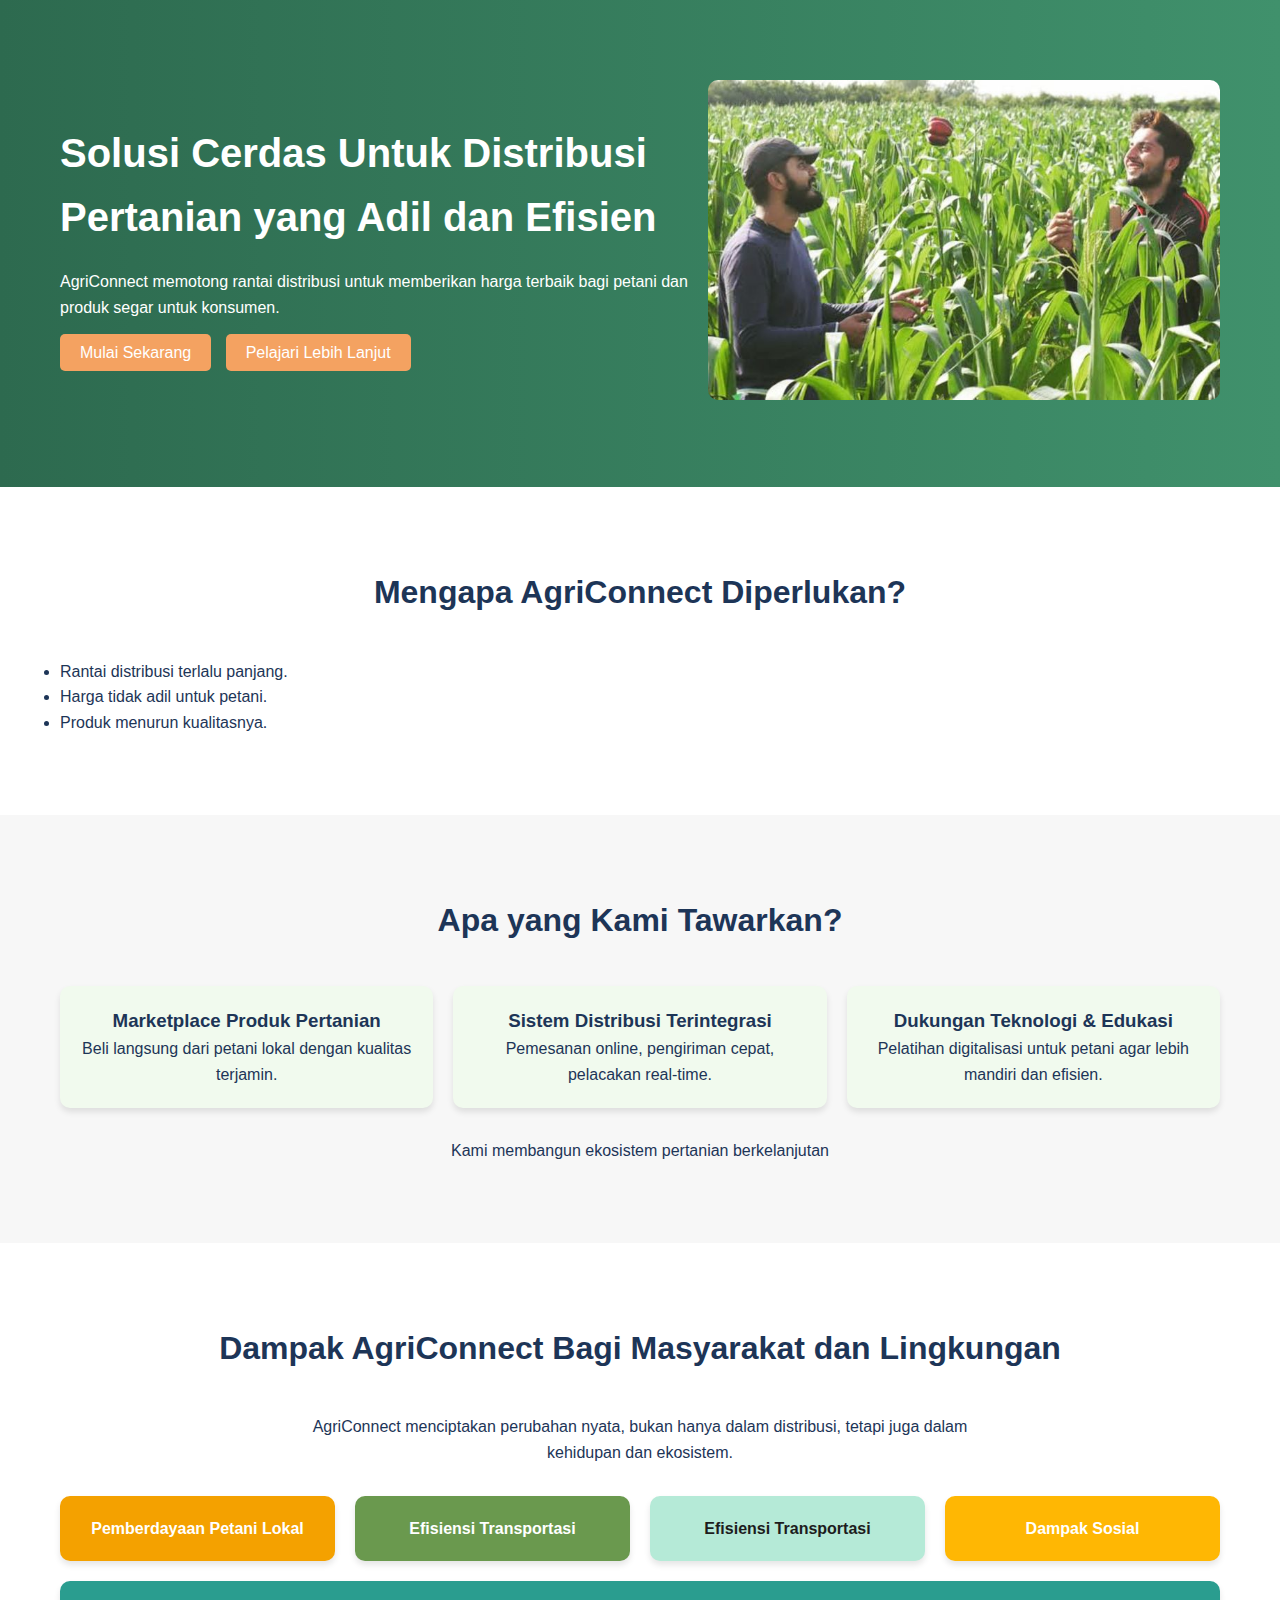
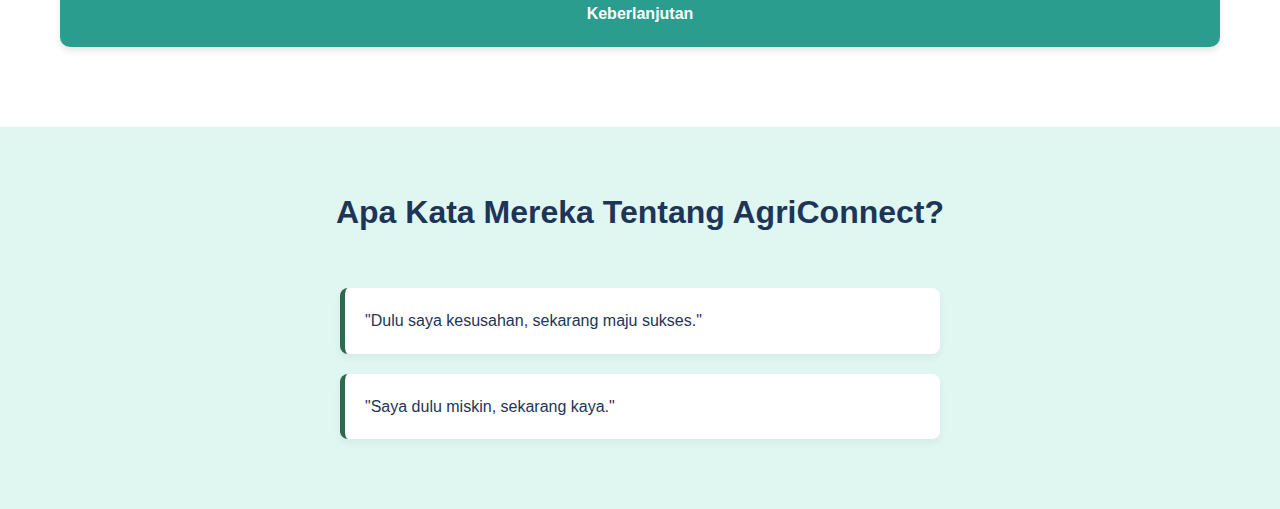
<file: index.html>
<!DOCTYPE html>
<html lang="id">
<head>
  <meta charset="UTF-8">
  <meta name="viewport" content="width=device-width, initial-scale=1.0">
  <title>AgriConnect - Solusi Distribusi Pertanian</title>
  <link rel="stylesheet" href="./style.css">

  <!-- Google tag (gtag.js) -->
<script async src="https://www.googletagmanager.com/gtag/js?id=G-V9VG2SHH8E"></script>
<script>
  window.dataLayer = window.dataLayer || [];
  function gtag(){dataLayer.push(arguments);}
  gtag('js', new Date());

  gtag('config', 'G-V9VG2SHH8E');
</script>
  
</head>
<body>
<header>
    <div class="container hero">
      <div class="hero-content">
        <h1>Solusi Cerdas Untuk Distribusi Pertanian yang Adil dan Efisien</h1>
        <p>AgriConnect memotong rantai distribusi untuk memberikan harga terbaik bagi petani dan produk segar untuk konsumen.</p>
        <div class="hero-buttons">
          <a href="#">Mulai Sekarang</a>
          <a href="#">Pelajari Lebih Lanjut</a>
        </div>
      </div>
      <div class="hero-image">
        <img src="./Organic Farming.jpeg" alt="Pertanian">
      </div>
    </div>
  </header>

  <section>
    <div class="container">
      <h2 class="section-title">Mengapa AgriConnect Diperlukan?</h2>
      <ul>
        <li>Rantai distribusi terlalu panjang.</li>
        <li>Harga tidak adil untuk petani.</li>
        <li>Produk menurun kualitasnya.</li>
      </ul>
    </div>
  </section>

  <section style="background:#f7f7f7;">
    <div class="container">
      <h2 class="section-title">Apa yang Kami Tawarkan?</h2>
      <div class="features">
        <div class="feature">
          <h3>Marketplace Produk Pertanian</h3>
          <p>Beli langsung dari petani lokal dengan kualitas terjamin.</p>
        </div>
        <div class="feature">
          <h3>Sistem Distribusi Terintegrasi</h3>
          <p>Pemesanan online, pengiriman cepat, pelacakan real-time.</p>
        </div>
        <div class="feature">
          <h3>Dukungan Teknologi & Edukasi</h3>
          <p>Pelatihan digitalisasi untuk petani agar lebih mandiri dan efisien.</p>
        </div>
      </div>
      <p style="text-align:center; margin-top: 30px;">Kami membangun ekosistem pertanian berkelanjutan</p>
    </div>
  </section>

  <section>
    <div class="container">
      <h2 class="section-title">Dampak AgriConnect Bagi Masyarakat dan Lingkungan</h2>
      <p style="text-align:center; max-width:700px; margin: 0 auto 30px auto;">AgriConnect menciptakan perubahan nyata, bukan hanya dalam distribusi, tetapi juga dalam kehidupan dan ekosistem.</p>
      <div class="impact-highlights">
        <div class="impact petani">Pemberdayaan Petani Lokal</div>
        <div class="impact transport1">Efisiensi Transportasi</div>
        <div class="impact transport2">Efisiensi Transportasi</div>
        <div class="impact sosial">Dampak Sosial</div>
        <div class="impact hijau">Keberlanjutan</div>
      </div>
    </div>
  </section>

  <section class="testimonials">
    <h2 class="section-title">Apa Kata Mereka Tentang AgriConnect?</h2>
    <div class="quote">
      <p>"Dulu saya kesusahan, sekarang maju sukses."</p>
    </div>
    <div class="quote">
      <p>"Saya dulu miskin, sekarang kaya."</p>
    </div>
  </section>
</body>
</html>
</file>
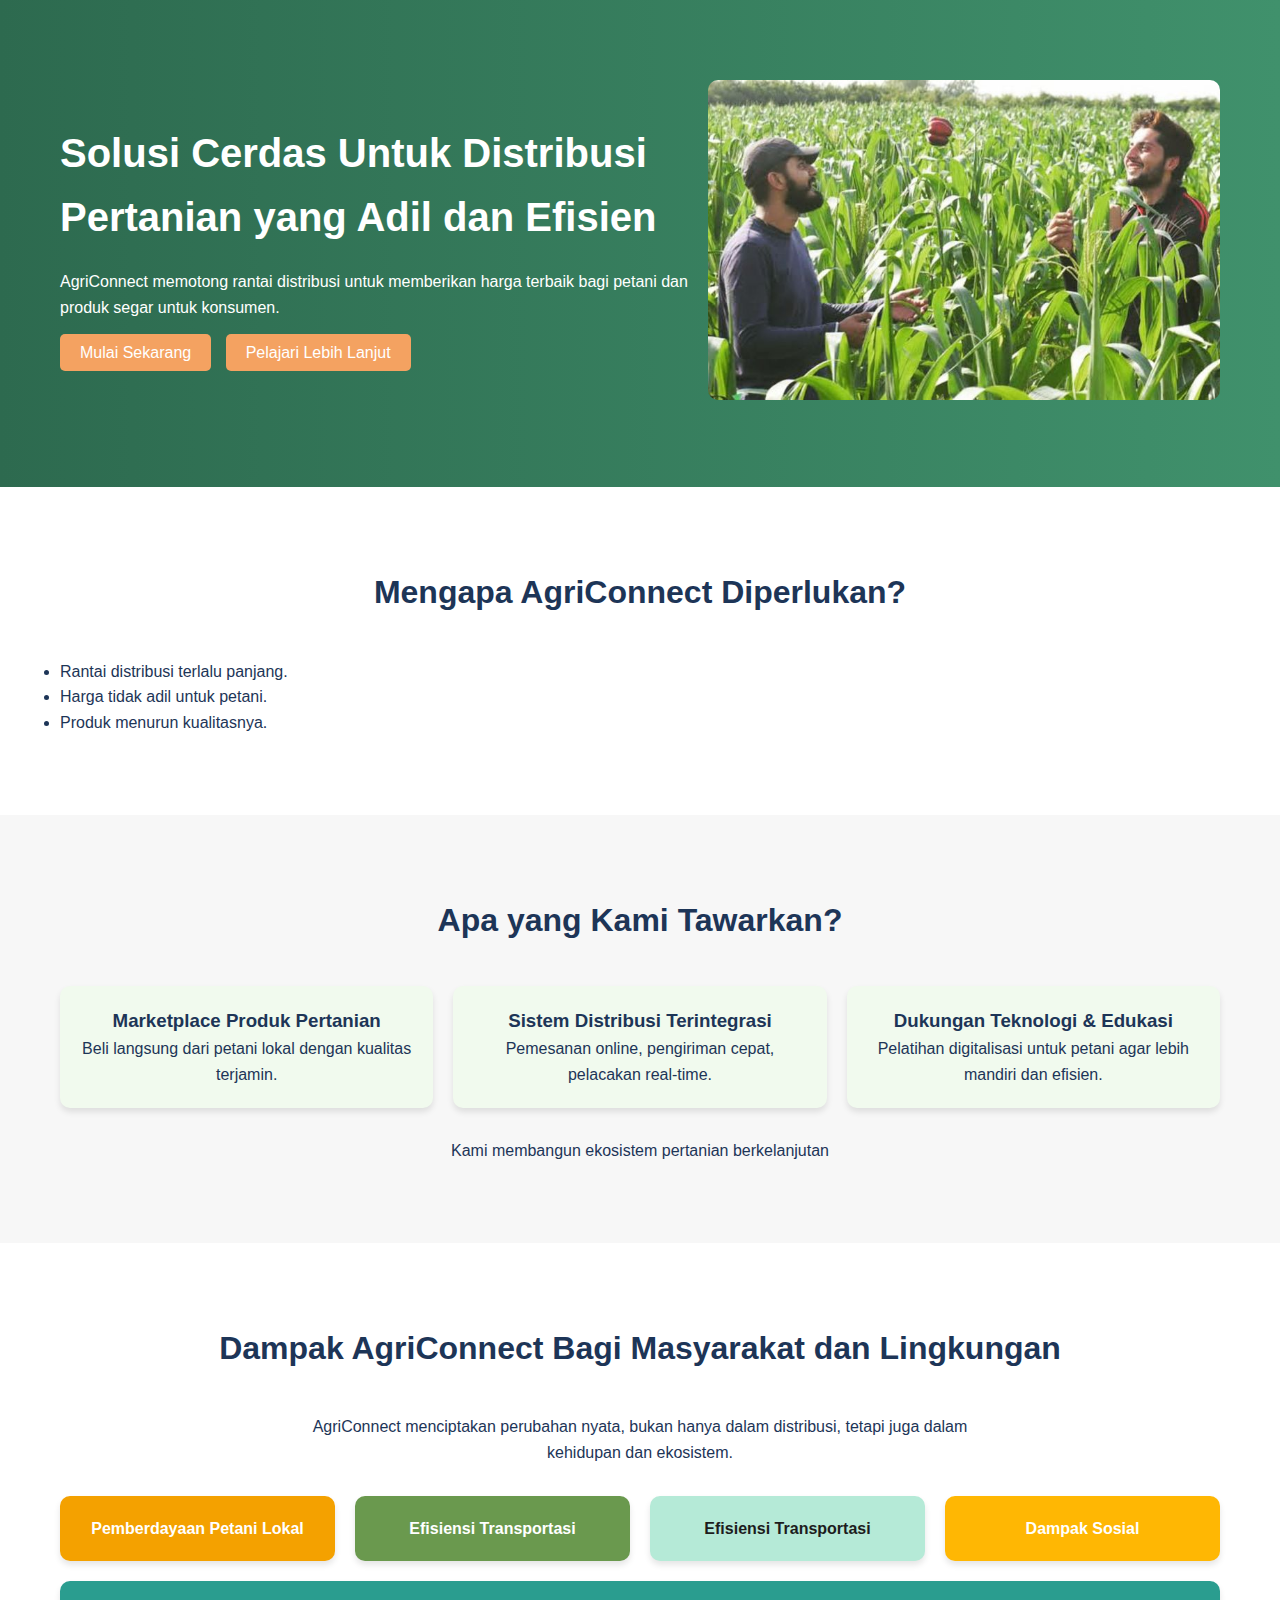
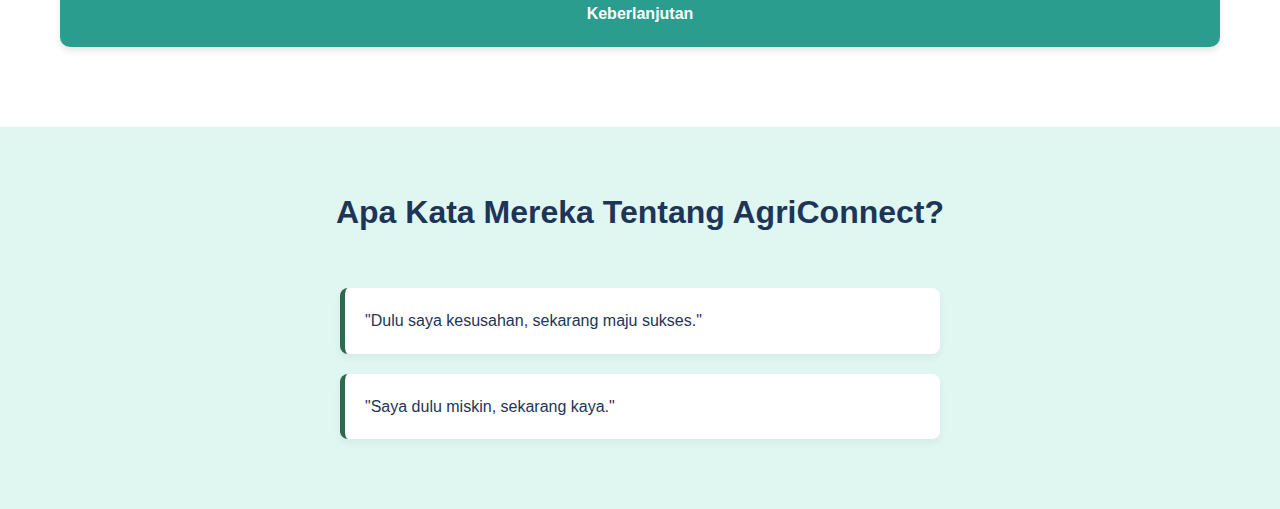
<file: digi.html>
<!DOCTYPE html>
<html lang="id">
<head>
  <meta charset="UTF-8">
  <meta name="viewport" content="width=device-width, initial-scale=1.0">
  <title>AgriConnect - Solusi Distribusi Pertanian</title>
  <link rel="stylesheet" href="./style.css">
</head>
<body>
<header>
    <div class="container hero">
      <div class="hero-content">
        <h1>Solusi Cerdas Untuk Distribusi Pertanian yang Adil dan Efisien</h1>
        <p>AgriConnect memotong rantai distribusi untuk memberikan harga terbaik bagi petani dan produk segar untuk konsumen.</p>
        <div class="hero-buttons">
          <a href="#">Mulai Sekarang</a>
          <a href="#">Pelajari Lebih Lanjut</a>
        </div>
      </div>
      <div class="hero-image">
        <img src="./Organic Farming.jpeg" alt="Pertanian">
      </div>
    </div>
  </header>

  <section>
    <div class="container">
      <h2 class="section-title">Mengapa AgriConnect Diperlukan?</h2>
      <ul>
        <li>Rantai distribusi terlalu panjang.</li>
        <li>Harga tidak adil untuk petani.</li>
        <li>Produk menurun kualitasnya.</li>
      </ul>
    </div>
  </section>

  <section style="background:#f7f7f7;">
    <div class="container">
      <h2 class="section-title">Apa yang Kami Tawarkan?</h2>
      <div class="features">
        <div class="feature">
          <h3>Marketplace Produk Pertanian</h3>
          <p>Beli langsung dari petani lokal dengan kualitas terjamin.</p>
        </div>
        <div class="feature">
          <h3>Sistem Distribusi Terintegrasi</h3>
          <p>Pemesanan online, pengiriman cepat, pelacakan real-time.</p>
        </div>
        <div class="feature">
          <h3>Dukungan Teknologi & Edukasi</h3>
          <p>Pelatihan digitalisasi untuk petani agar lebih mandiri dan efisien.</p>
        </div>
      </div>
      <p style="text-align:center; margin-top: 30px;">Kami membangun ekosistem pertanian berkelanjutan</p>
    </div>
  </section>

  <section>
    <div class="container">
      <h2 class="section-title">Dampak AgriConnect Bagi Masyarakat dan Lingkungan</h2>
      <p style="text-align:center; max-width:700px; margin: 0 auto 30px auto;">AgriConnect menciptakan perubahan nyata, bukan hanya dalam distribusi, tetapi juga dalam kehidupan dan ekosistem.</p>
      <div class="impact-highlights">
        <div class="impact petani">Pemberdayaan Petani Lokal</div>
        <div class="impact transport1">Efisiensi Transportasi</div>
        <div class="impact transport2">Efisiensi Transportasi</div>
        <div class="impact sosial">Dampak Sosial</div>
        <div class="impact hijau">Keberlanjutan</div>
      </div>
    </div>
  </section>

  <section class="testimonials">
    <h2 class="section-title">Apa Kata Mereka Tentang AgriConnect?</h2>
    <div class="quote">
      <p>"Dulu saya kesusahan, sekarang maju sukses."</p>
    </div>
    <div class="quote">
      <p>"Saya dulu miskin, sekarang kaya."</p>
    </div>
  </section>
</body>
</html>
</file>
<file: style.css>
:root {
      --primary: #2d6a4f;
      --accent: #f4a261;
      --light: #f1faee;
      --dark: #1d3557;
      --bg: #ffffff;
    }

    * {
      margin: 0;
      padding: 0;
      box-sizing: border-box;
      font-family: 'Segoe UI', Tahoma, Geneva, Verdana, sans-serif;
    }

    body {
      background: var(--bg);
      color: var(--dark);
      line-height: 1.6;
    }

    header {
      background: linear-gradient(to right, var(--primary), #40916c);
      color: white;
      padding: 60px 20px;
    }

    .container {
      max-width: 1200px;
      margin: auto;
      padding: 20px;
    }

    .hero {
      display: flex;
      flex-wrap: wrap;
      align-items: center;
      justify-content: space-between;
      gap: 20px;
    }

    .hero-content {
      flex: 1 1 50%;
    }

    .hero-image {
      flex: 1 1 40%;
    }

    .hero-image img {
      width: 100%;
      border-radius: 10px;
    }

    .hero h1 {
      font-size: 2.5rem;
      margin-bottom: 20px;
    }

    .hero p {
      margin-bottom: 20px;
    }

    .hero-buttons a {
      text-decoration: none;
      background: var(--accent);
      color: #fff;
      padding: 10px 20px;
      border-radius: 5px;
      margin-right: 10px;
    }

    section {
      padding: 60px 20px;
    }

    .section-title {
      text-align: center;
      font-size: 2rem;
      margin-bottom: 40px;
    }

    .features, .impact-highlights {
      display: flex;
      flex-wrap: wrap;
      gap: 20px;
      justify-content: center;
    }

    .feature, .impact {
      flex: 1 1 250px;
      background: var(--light);
      padding: 20px;
      border-radius: 10px;
      text-align: center;
      box-shadow: 0 4px 6px rgba(0,0,0,0.1);
    }

    .impact {
      font-weight: bold;
      color: white;
    }

    .petani { background-color: #f4a100; }
    .transport1 { background-color: #6a994e; }
    .transport2 { background-color: #b5ead7; color: #1d1d1d; }
    .sosial { background-color: #ffb703; }
    .hijau { background-color: #2a9d8f; }

    .testimonials {
      background: #e0f7f1;
      display: flex;
      flex-direction: column;
      align-items: center;
      padding: 60px 20px;
    }

    .quote {
      background: white;
      padding: 20px;
      border-left: 5px solid var(--primary);
      margin: 10px;
      border-radius: 8px;
      width: 80%;
      max-width: 600px;
      box-shadow: 0 4px 8px rgba(0,0,0,0.05);
    }

    @media (max-width: 768px) {
      .hero {
        flex-direction: column;
        text-align: center;
      }

      .hero-image, .hero-content {
        flex: 1 1 100%;
      }
    }
</file>
